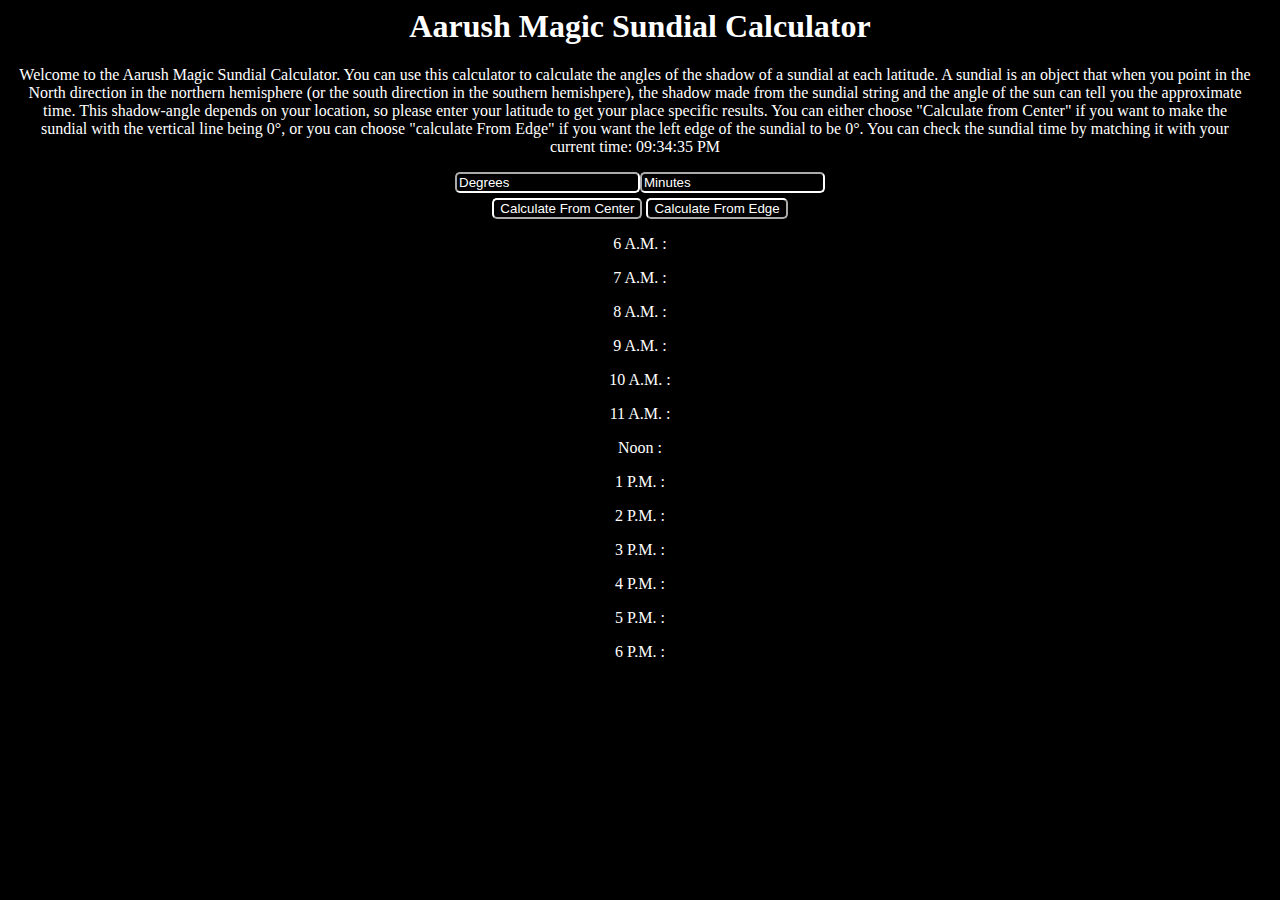
<file: index.html>
<style>
   body{
   text-align: center;
   background-color: black;
   color: white;
   }
   button{
   margin-top:5px;
   background-color: black;
   color: white;
   border-color: White;
   border-radius:5px; 
   }
   #des{
   margin-right: 20px;
   margin-left: 10px;
   }
   input{
   background-color: black;
   color: white;
   border-color: White;
   border-radius:5px; 
   }
   ::placeholder{
   color: white;
   }
</style>
<head><title>Sundial Calculator</title></head>
<body>
   <h1>Aarush Magic Sundial Calculator</h1>
   <p id="des">Welcome to the Aarush Magic Sundial Calculator. You can use this calculator to calculate the angles of the shadow of a sundial at each latitude. A sundial is an object that when you point in the North direction in the northern hemisphere (or the south direction in the southern hemishpere), the shadow made from the sundial string and the angle of the sun can tell you the approximate time. This shadow-angle depends on your location, so please enter your latitude to get your place specific results. You can either choose "Calculate from Center" if you want to make the sundial with the vertical line being 0&deg, or you can choose "calculate From Edge" if you want the left edge of the sundial to be 0&deg. You can check the sundial time by matching it with your current time: <a id="clock"></a><p>
   <input type="number" id="latitude" placeholder="Degrees"><input type="number" id="Minutes" placeholder="Minutes"><br>
   <button id="center">Calculate From Center</button>
  <button id="left">Calculate From Edge</button>
   <p id="six">6 A.M. : </p>
   <p id="seven">7 A.M. : </p>
   <p id="eight">8 A.M. : </p>
   <p id="nine">9 A.M. : </p>
   <p id="ten">10 A.M. : </p>
   <p id="eleven">11 A.M. : </p>
   <p id="noon">Noon : </p>
   <p id="one">1 P.M. : </p>
   <p id="two">2 P.M. : </p>
   <p id="three">3 P.M. : </p>
   <p id="four">4 P.M. : </p>
   <p id="five">5 P.M. : </p>
   <p id="sixpm">6 P.M. : </p>
</body>
<script type="text/javascript">
document.querySelector("#center").addEventListener("click", function() {
        var deg=document.getElementById('latitude').value
        var min= document.getElementById('Minutes').value
        var lat = deg*1+(min/60);
        const slat = Math.sin(lat*Math.PI/180)
           var hr = 15*-6
           var thour= Math.tan(hr*Math.PI/180)
           var angle = (Math.atan((thour*slat))*180/Math.PI).toFixed(2)
        document.getElementById("six").innerHTML = "6 A.M. : "+angle;
           var hr = 15*-5
           var thour= Math.tan(hr*Math.PI/180)
           var angle = (Math.atan((thour*slat))*180/Math.PI).toFixed(2)
        document.getElementById("seven").innerHTML = "7 A.M. : "+angle;
           var hr = 15*-4
           var thour= Math.tan(hr*Math.PI/180)
           var angle = (Math.atan((thour*slat))*180/Math.PI).toFixed(2)
        document.getElementById("eight").innerHTML = "8 A.M. : "+angle;
           var hr = 15*-3
           var thour= Math.tan(hr*Math.PI/180)
           var angle = (Math.atan((thour*slat))*180/Math.PI).toFixed(2)
        document.getElementById("nine").innerHTML = "9 A.M. : "+angle;
           var hr = 15*-2
           var thour= Math.tan(hr*Math.PI/180)
           var angle = (Math.atan((thour*slat))*180/Math.PI).toFixed(2)
        document.getElementById("ten").innerHTML = "10 A.M. : "+angle;
           var hr = 15*-1
           var thour= Math.tan(hr*Math.PI/180)
           var angle = (Math.atan((thour*slat))*180/Math.PI).toFixed(2)
        document.getElementById("eleven").innerHTML = "11 A.M. : "+angle;
           var hr = 15*0
           var thour= Math.tan(hr*Math.PI/180)
           var angle = (Math.atan((thour*slat))*180/Math.PI).toFixed(2)
        document.getElementById("noon").innerHTML = "Noon : "+angle;
           var hr = 15*1
           var thour= Math.tan(hr*Math.PI/180)
           var angle = (Math.atan((thour*slat))*180/Math.PI).toFixed(2)
        document.getElementById("one").innerHTML = "1 P.M. : "+angle;
           var hr = 15*2
           var thour= Math.tan(hr*Math.PI/180)
           var angle = (Math.atan((thour*slat))*180/Math.PI).toFixed(2)
        document.getElementById("two").innerHTML = "2 P.M. : "+angle;
           var hr = 15*3
           var thour= Math.tan(hr*Math.PI/180)
           var angle = (Math.atan((thour*slat))*180/Math.PI).toFixed(2)
        document.getElementById("three").innerHTML = "3 P.M. : "+angle;
           var hr = 15*4
           var thour= Math.tan(hr*Math.PI/180)
           var angle = (Math.atan((thour*slat))*180/Math.PI).toFixed(2)
        document.getElementById("four").innerHTML = "4 P.M. : "+angle;
           var hr = 15*5
           var thour= Math.tan(hr*Math.PI/180)
           var angle = (Math.atan((thour*slat))*180/Math.PI).toFixed(2)
        document.getElementById("five").innerHTML = "5 P.M. : "+angle;
           var hr = 15*6
           var thour= Math.tan(hr*Math.PI/180)
           var angle = (Math.atan((thour*slat))*180/Math.PI).toFixed(2)
        document.getElementById("sixpm").innerHTML = "6 P.M. : "+angle;

   }  )
document.querySelector("#left").addEventListener("click", function() {
        var deg=document.getElementById('latitude').value
        var min= document.getElementById('Minutes').value
        var lat = deg*1+(min/60);
        const slat = Math.sin(lat*Math.PI/180)
           var hr = 15*-6
           var thour= Math.tan(hr*Math.PI/180)
           var angle = (90+Math.atan((thour*slat))*180/Math.PI).toFixed(2)
        document.getElementById("six").innerHTML = "6 A.M. : "+angle;
           var hr = 15*-5
           var thour= Math.tan(hr*Math.PI/180)
           var angle = (90+Math.atan((thour*slat))*180/Math.PI).toFixed(2)
        document.getElementById("seven").innerHTML = "7 A.M. : "+angle;
           var hr = 15*-4
           var thour= Math.tan(hr*Math.PI/180)
           var angle = (90+Math.atan((thour*slat))*180/Math.PI).toFixed(2)
        document.getElementById("eight").innerHTML = "8 A.M. : "+angle;
           var hr = 15*-3
           var thour= Math.tan(hr*Math.PI/180)
           var angle = (90+Math.atan((thour*slat))*180/Math.PI).toFixed(2)
        document.getElementById("nine").innerHTML = "9 A.M. : "+angle;
           var hr = 15*-2
           var thour= Math.tan(hr*Math.PI/180)
           var angle = (90+Math.atan((thour*slat))*180/Math.PI).toFixed(2)
        document.getElementById("ten").innerHTML = "10 A.M. : "+angle;
           var hr = 15*-1
           var thour= Math.tan(hr*Math.PI/180)
           var angle = (90+Math.atan((thour*slat))*180/Math.PI).toFixed(2)
        document.getElementById("eleven").innerHTML = "11 A.M. : "+angle;
           var hr = 15*0
           var thour= Math.tan(hr*Math.PI/180)
           var angle = (90+Math.atan((thour*slat))*180/Math.PI).toFixed(2)
        document.getElementById("noon").innerHTML = "Noon : "+angle;
           var hr = 15*1
           var thour= Math.tan(hr*Math.PI/180)
           var angle = (90+Math.atan((thour*slat))*180/Math.PI).toFixed(2)
        document.getElementById("one").innerHTML = "1 P.M. : "+angle;
           var hr = 15*2
           var thour= Math.tan(hr*Math.PI/180)
           var angle = (90+Math.atan((thour*slat))*180/Math.PI).toFixed(2)
        document.getElementById("two").innerHTML = "2 P.M. : "+angle;
           var hr = 15*3
           var thour= Math.tan(hr*Math.PI/180)
           var angle = (90+Math.atan((thour*slat))*180/Math.PI).toFixed(2)
        document.getElementById("three").innerHTML = "3 P.M. : "+angle;
           var hr = 15*4
           var thour= Math.tan(hr*Math.PI/180)
           var angle = (90+Math.atan((thour*slat))*180/Math.PI).toFixed(2)
        document.getElementById("four").innerHTML = "4 P.M. : "+angle;
           var hr = 15*5
           var thour= Math.tan(hr*Math.PI/180)
           var angle = (90+Math.atan((thour*slat))*180/Math.PI).toFixed(2)
        document.getElementById("five").innerHTML = "5 P.M. : "+angle;
           var hr = 15*6
           var thour= Math.tan(hr*Math.PI/180)
           var angle = (90+Math.atan((thour*slat))*180/Math.PI).toFixed(2)
        document.getElementById("sixpm").innerHTML = "6 P.M. : "+angle;

   }  )   
</script>
<script>
        setInterval(showTime, 1000);
        function showTime() {
            let time = new Date();
            let hour = time.getHours();
            let min = time.getMinutes();
            let sec = time.getSeconds();
            am_pm = "AM";
  
            if (hour > 12) {
                hour -= 12;
                am_pm = "PM";
            }
            if (hour == 0) {
                hr = 12;
                am_pm = "AM";
            }
  
            hour = hour < 10 ? "0" + hour : hour;
            min = min < 10 ? "0" + min : min;
            sec = sec < 10 ? "0" + sec : sec;
  
            let currentTime = hour + ":" 
                + min + ":" + sec + " "+ am_pm;
  
            document.getElementById("clock")
                .innerHTML = currentTime;
        }
  
        showTime();
    </script>
</file>
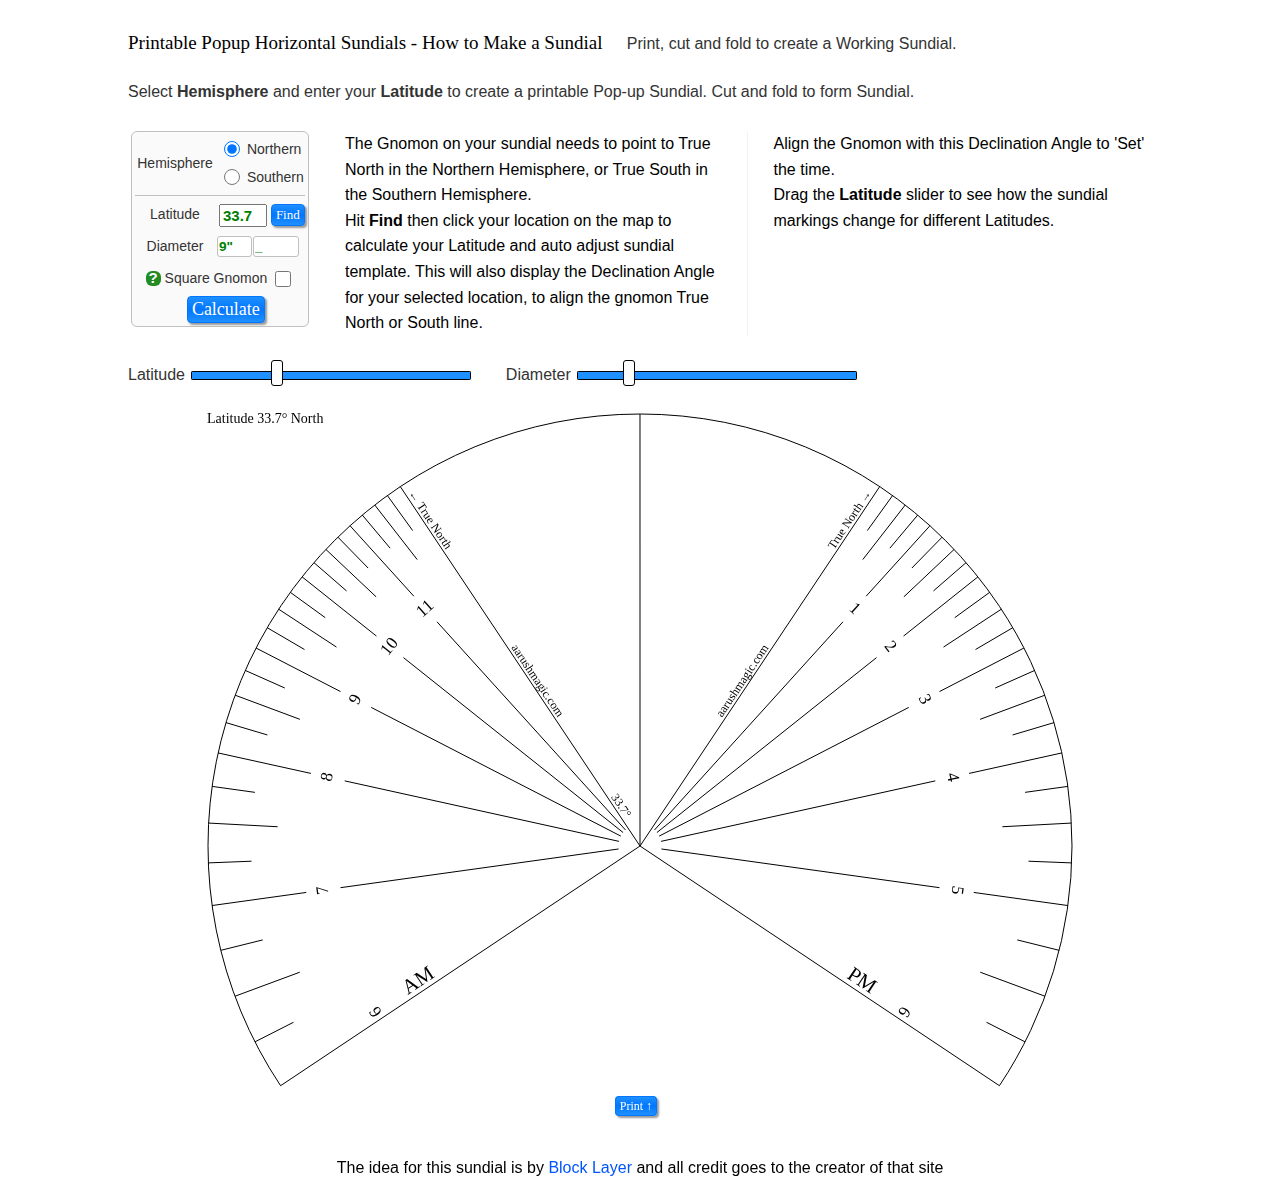
<file: make/big/index.html>
<html lang="en">

<head>
    <title>Printable Paper Sundials</title>
    <meta charset="utf-8">
    <meta name="viewport" content="width=device-width, initial-scale=0.4">
    <link type="text/css" href="bl4.css" rel="stylesheet">
    <script src="Gen.js" async=""></script>
    <script src="SunDialPopEng_V4.js" async=""></script>
    <script src="Geomag.js" async=""></script>
    <meta name="units" content="US/Imperial">
</head>

<body onload="Setup();Menu_Select('tdSundialPopE')" tabindex="0" aria-hidden="false">
    <div style="width:1024px;" class="Main">

        <br>
        <span class="Hdr1" style="margin-right:20px;">Printable Popup Horizontal Sundials - How to Make a Sundial</span>
        Print, cut and fold to create a Working Sundial.
        <br><br>
        Select <span class="Strng">Hemisphere</span> and enter your <span class="Strng">Latitude</span> to create a
        printable Pop-up Sundial. Cut and fold to form Sundial.
        <br><br>
        <table style="width:100%;">
            <tbody>
                <tr>
                    <td style="width:210px;vertical-align:top;">
                        <table class="InTable">
                            <tbody>
                                <tr>
                                    <td style="text-align:center;">
                                        Hemisphere
                                    </td>
                                    <td>
                                        <input type="radio" name="rblHemi" id="rbHemiNorth" checked="checked"
                                            onclick="Calculate()"> <label for="rbHemiNorth">Northern</label>
                                        <br>
                                        <input type="radio" name="rblHemi" id="rbHemiSouth" onclick="Calculate()">
                                        <label for="rbHemiSouth">Southern</label>
                                    </td>
                                </tr>
                                <tr>
                                    <td colspan="2">
                                        <hr class="hrThin">
                                    </td>
                                </tr>
                                <tr>
                                    <td style="width:80px;text-align:center;">
                                        Latitude
                                    </td>
                                    <td>
                                        <input type="text" id="_txtLat" class="Num" value="33.7" style="width:48px"
                                            inputmode="decimal">
                                        <input type="button" id="btnGetMapCoords2" value="Find" onclick="getLat()"
                                            class="BtnSmall" style="font-size:13px;">
                                    </td>
                                </tr>
                                <tr>
                                    <td style="text-align:center;">
                                        Diameter
                                    </td>
                                    <td>
                                        <select id="ddDiamInches" data-type="Inch" data-from="4" data-to="24"
                                            data-val="9" onchange="Calculate()">
                                            <option value="4">4"</option>
                                            <option value="5">5"</option>
                                            <option value="6">6"</option>
                                            <option value="7">7"</option>
                                            <option value="8">8"</option>
                                            <option value="9">9"</option>
                                            <option value="10">10"</option>
                                            <option value="11">11"</option>
                                            <option value="12">12"</option>
                                            <option value="13">13"</option>
                                            <option value="14">14"</option>
                                            <option value="15">15"</option>
                                            <option value="16">16"</option>
                                            <option value="17">17"</option>
                                            <option value="18">18"</option>
                                            <option value="19">19"</option>
                                            <option value="20">20"</option>
                                            <option value="21">21"</option>
                                            <option value="22">22"</option>
                                            <option value="23">23"</option>
                                            <option value="24">24"</option>
                                        </select>
                                        <select id="ddDiamFrac" data-type="Frac" onchange="Calculate()">
                                            <option value="0">_</option>
                                            <option value="2" title="0.063&quot;">1/16</option>
                                            <option value="4" title="0.125&quot;">1/8</option>
                                            <option value="6" title="0.188&quot;">3/16</option>
                                            <option value="8" class="FracOpt" title="0.25&quot;">1/4</option>
                                            <option value="10" title="0.313&quot;">5/16</option>
                                            <option value="12" title="0.375&quot;">3/8</option>
                                            <option value="14" title="0.438&quot;">7/16</option>
                                            <option value="16" class="FracOpt" title="0.5&quot;">1/2</option>
                                            <option value="18" title="0.563&quot;">9/16</option>
                                            <option value="20" title="0.625&quot;">5/8</option>
                                            <option value="22" title="0.688&quot;">11/16</option>
                                            <option value="24" class="FracOpt" title="0.75&quot;">3/4</option>
                                            <option value="26" title="0.813&quot;">13/16</option>
                                            <option value="28" title="0.875&quot;">7/8</option>
                                            <option value="30" title="0.938&quot;">15/16</option>
                                        </select>
                                    </td>
                                </tr>
                                <tr>
                                    <td colspan="2" style="text-align:center;">
                                        <div class="Tooltip help">?
                                            <div class="Tooltiptext">Make Gnomon square at end.<br>(may require larger
                                                paper size)</div>
                                        </div>
                                        <label for="cbSqGnom">Square Gnomon</label>
                                        <input type="checkbox" id="cbSqGnom" onclick="Calculate()">
                                    </td>
                                </tr>
                                <tr>
                                    <td colspan="2" style="text-align:center;">
                                        <input type="button" value="Calculate" onclick="Calculate()" class="Btn"
                                            style="margin-left:12px;">
                                    </td>
                                </tr>
                            </tbody>
                        </table>
                    </td>
                    <td style="vertical-align:top;">
                        <div class="Row">
                            <div class="Col1">
                                The Gnomon on your sundial needs to point to True North in the Northern Hemisphere, or
                                True South in the Southern Hemisphere.
                                <br>

                                Hit <span class="Strng">Find</span> then click your location on the map to
                                calculate your Latitude and auto adjust sundial template.
                                This will also display the Declination Angle for your selected location, to align the
                                gnomon True North or South line.
                            </div>
                            <div class="Col2">
                                Align the Gnomon with this Declination Angle to 'Set' the time.
                                <br>

                                Drag the <span class="Strng">Latitude</span> slider to see how the sundial markings
                                change for different Latitudes.
                            </div>
                        </div>
                    </td>
                </tr>
            </tbody>
        </table>
        <br>

        Latitude <input type="range" id="rngLat" min="10" max="90" step="0.1" value="37.4"
            onchange="rngLat_Change(this)" style="width:280px;margin-right:30px;"
            title="Drag close, then use Keyboard Cursor Keys to Fine Tune">
        Diameter <input type="range" id="rngDiam" min="192" max="768" step="2" value="288"
            onchange="rngDiam_Change(this)" style="width:280px;"
            title="Drag close, then use Keyboard Cursor Keys to Fine Tune">
        <br><br>
    </div>
    <canvas id="cnvsDial" width="870" height="609" class="CnvsCenter" title="Letter or A4 Landscape"></canvas><a class="BtnSmall" style="margin-left:48%" id = "downloadButton">Print ↑</a>
    <br>
    <br>
    <p style="text-align: center;">The idea for this sundial is by <a href="https://www.blocklayer.com/">Block Layer</a> and all credit goes to the creator of that site</p>
    </table>
</body>
<script>
    function getLat() {
        navigator.geolocation.getCurrentPosition(position => {
            const rawlat = Math.abs(Math.round(position.coords.latitude * 10) / 10)
            console.log(rawlat)
            document.getElementById('_txtLat').value = rawlat
        })
    }
    function myLat() {
        navigator.geolocation.getCurrentPosition(position => {
            const rawlat = Math.abs(Math.round(position.coords.latitude * 10) / 10)
        })
    }
    function download() {
        document.execCommand('print', false, null)
    }
    document.getElementById("downloadButton").addEventListener("click", download);
</script>

</html>
</file>
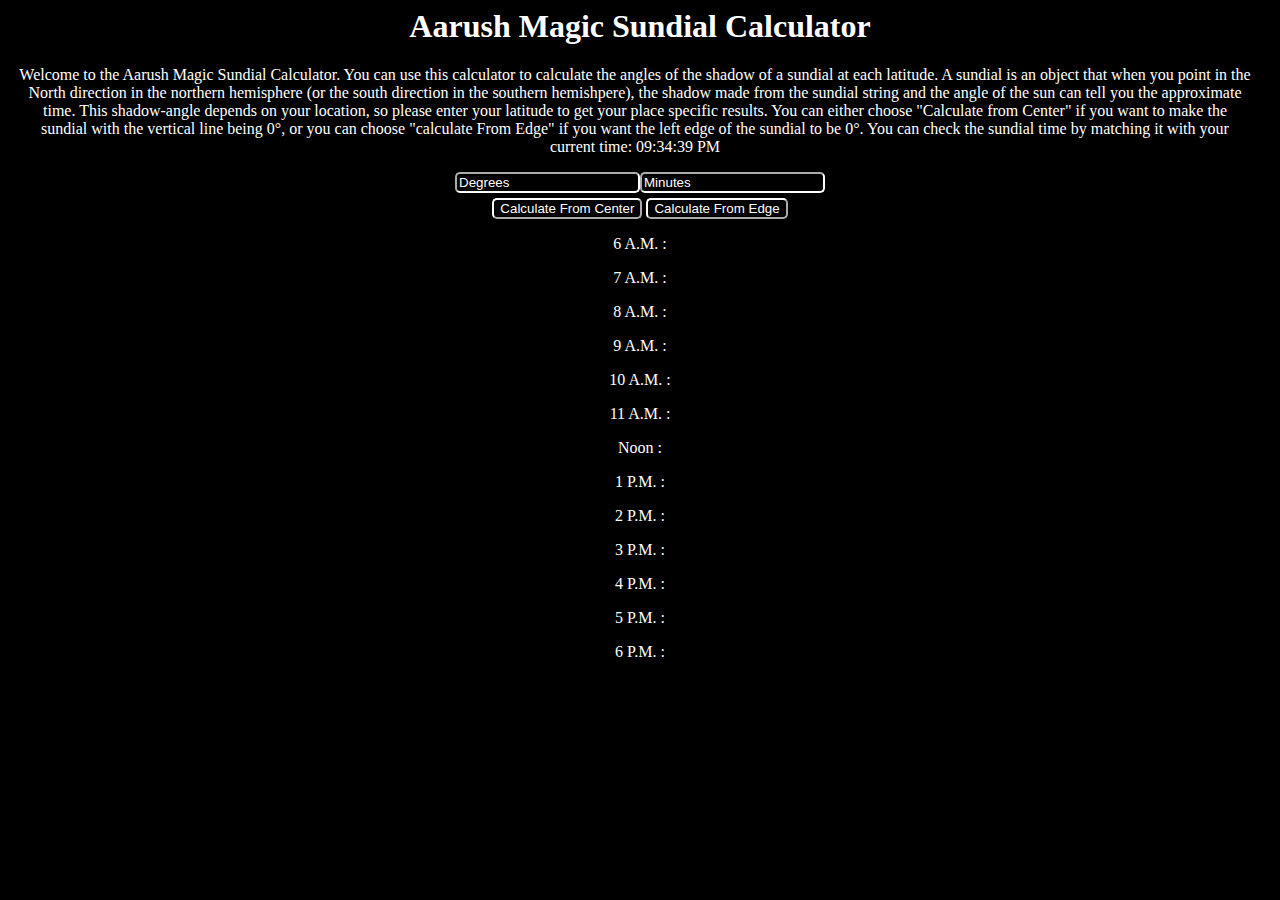
<file: sundial calc.html>
<style>
   body{
   text-align: center;
   background-color: black;
   color: white;
   }
   button{
   margin-top:5px;
   background-color: black;
   color: white;
   border-color: White;
   border-radius:5px; 
   }
   #des{
   margin-right: 20px;
   margin-left: 10px;
   }
   input{
   background-color: black;
   color: white;
   border-color: White;
   border-radius:5px; 
   }
   ::placeholder{
   color: white;
   }
</style>
<head><title>Sundial Calculator</title></head>
<body>
   <h1>Aarush Magic Sundial Calculator</h1>
   <p id="des">Welcome to the Aarush Magic Sundial Calculator. You can use this calculator to calculate the angles of the shadow of a sundial at each latitude. A sundial is an object that when you point in the North direction in the northern hemisphere (or the south direction in the southern hemishpere), the shadow made from the sundial string and the angle of the sun can tell you the approximate time. This shadow-angle depends on your location, so please enter your latitude to get your place specific results. You can either choose "Calculate from Center" if you want to make the sundial with the vertical line being 0&deg, or you can choose "calculate From Edge" if you want the left edge of the sundial to be 0&deg. You can check the sundial time by matching it with your current time: <a id="clock"></a><p>
   <input type="number" id="latitude" placeholder="Degrees"><input type="number" id="Minutes" placeholder="Minutes"><br>
   <button id="center">Calculate From Center</button>
  <button id="left">Calculate From Edge</button>
   <p id="six">6 A.M. : </p>
   <p id="seven">7 A.M. : </p>
   <p id="eight">8 A.M. : </p>
   <p id="nine">9 A.M. : </p>
   <p id="ten">10 A.M. : </p>
   <p id="eleven">11 A.M. : </p>
   <p id="noon">Noon : </p>
   <p id="one">1 P.M. : </p>
   <p id="two">2 P.M. : </p>
   <p id="three">3 P.M. : </p>
   <p id="four">4 P.M. : </p>
   <p id="five">5 P.M. : </p>
   <p id="sixpm">6 P.M. : </p>
</body>
<script type="text/javascript">
document.querySelector("#center").addEventListener("click", function() {
        var deg=document.getElementById('latitude').value
        var min= document.getElementById('Minutes').value
        var lat = deg*1+(min/60);
        const slat = Math.sin(lat*Math.PI/180)
           var hr = 15*-6
           var thour= Math.tan(hr*Math.PI/180)
           var angle = (Math.atan((thour*slat))*180/Math.PI).toFixed(2)
        document.getElementById("six").innerHTML = "6 A.M. : "+angle;
           var hr = 15*-5
           var thour= Math.tan(hr*Math.PI/180)
           var angle = (Math.atan((thour*slat))*180/Math.PI).toFixed(2)
        document.getElementById("seven").innerHTML = "7 A.M. : "+angle;
           var hr = 15*-4
           var thour= Math.tan(hr*Math.PI/180)
           var angle = (Math.atan((thour*slat))*180/Math.PI).toFixed(2)
        document.getElementById("eight").innerHTML = "8 A.M. : "+angle;
           var hr = 15*-3
           var thour= Math.tan(hr*Math.PI/180)
           var angle = (Math.atan((thour*slat))*180/Math.PI).toFixed(2)
        document.getElementById("nine").innerHTML = "9 A.M. : "+angle;
           var hr = 15*-2
           var thour= Math.tan(hr*Math.PI/180)
           var angle = (Math.atan((thour*slat))*180/Math.PI).toFixed(2)
        document.getElementById("ten").innerHTML = "10 A.M. : "+angle;
           var hr = 15*-1
           var thour= Math.tan(hr*Math.PI/180)
           var angle = (Math.atan((thour*slat))*180/Math.PI).toFixed(2)
        document.getElementById("eleven").innerHTML = "11 A.M. : "+angle;
           var hr = 15*0
           var thour= Math.tan(hr*Math.PI/180)
           var angle = (Math.atan((thour*slat))*180/Math.PI).toFixed(2)
        document.getElementById("noon").innerHTML = "Noon : "+angle;
           var hr = 15*1
           var thour= Math.tan(hr*Math.PI/180)
           var angle = (Math.atan((thour*slat))*180/Math.PI).toFixed(2)
        document.getElementById("one").innerHTML = "1 P.M. : "+angle;
           var hr = 15*2
           var thour= Math.tan(hr*Math.PI/180)
           var angle = (Math.atan((thour*slat))*180/Math.PI).toFixed(2)
        document.getElementById("two").innerHTML = "2 P.M. : "+angle;
           var hr = 15*3
           var thour= Math.tan(hr*Math.PI/180)
           var angle = (Math.atan((thour*slat))*180/Math.PI).toFixed(2)
        document.getElementById("three").innerHTML = "3 P.M. : "+angle;
           var hr = 15*4
           var thour= Math.tan(hr*Math.PI/180)
           var angle = (Math.atan((thour*slat))*180/Math.PI).toFixed(2)
        document.getElementById("four").innerHTML = "4 P.M. : "+angle;
           var hr = 15*5
           var thour= Math.tan(hr*Math.PI/180)
           var angle = (Math.atan((thour*slat))*180/Math.PI).toFixed(2)
        document.getElementById("five").innerHTML = "5 P.M. : "+angle;
           var hr = 15*6
           var thour= Math.tan(hr*Math.PI/180)
           var angle = (Math.atan((thour*slat))*180/Math.PI).toFixed(2)
        document.getElementById("sixpm").innerHTML = "6 P.M. : "+angle;

   }  )
document.querySelector("#left").addEventListener("click", function() {
        var deg=document.getElementById('latitude').value
        var min= document.getElementById('Minutes').value
        var lat = deg*1+(min/60);
        const slat = Math.sin(lat*Math.PI/180)
           var hr = 15*-6
           var thour= Math.tan(hr*Math.PI/180)
           var angle = (90+Math.atan((thour*slat))*180/Math.PI).toFixed(2)
        document.getElementById("six").innerHTML = "6 A.M. : "+angle;
           var hr = 15*-5
           var thour= Math.tan(hr*Math.PI/180)
           var angle = (90+Math.atan((thour*slat))*180/Math.PI).toFixed(2)
        document.getElementById("seven").innerHTML = "7 A.M. : "+angle;
           var hr = 15*-4
           var thour= Math.tan(hr*Math.PI/180)
           var angle = (90+Math.atan((thour*slat))*180/Math.PI).toFixed(2)
        document.getElementById("eight").innerHTML = "8 A.M. : "+angle;
           var hr = 15*-3
           var thour= Math.tan(hr*Math.PI/180)
           var angle = (90+Math.atan((thour*slat))*180/Math.PI).toFixed(2)
        document.getElementById("nine").innerHTML = "9 A.M. : "+angle;
           var hr = 15*-2
           var thour= Math.tan(hr*Math.PI/180)
           var angle = (90+Math.atan((thour*slat))*180/Math.PI).toFixed(2)
        document.getElementById("ten").innerHTML = "10 A.M. : "+angle;
           var hr = 15*-1
           var thour= Math.tan(hr*Math.PI/180)
           var angle = (90+Math.atan((thour*slat))*180/Math.PI).toFixed(2)
        document.getElementById("eleven").innerHTML = "11 A.M. : "+angle;
           var hr = 15*0
           var thour= Math.tan(hr*Math.PI/180)
           var angle = (90+Math.atan((thour*slat))*180/Math.PI).toFixed(2)
        document.getElementById("noon").innerHTML = "Noon : "+angle;
           var hr = 15*1
           var thour= Math.tan(hr*Math.PI/180)
           var angle = (90+Math.atan((thour*slat))*180/Math.PI).toFixed(2)
        document.getElementById("one").innerHTML = "1 P.M. : "+angle;
           var hr = 15*2
           var thour= Math.tan(hr*Math.PI/180)
           var angle = (90+Math.atan((thour*slat))*180/Math.PI).toFixed(2)
        document.getElementById("two").innerHTML = "2 P.M. : "+angle;
           var hr = 15*3
           var thour= Math.tan(hr*Math.PI/180)
           var angle = (90+Math.atan((thour*slat))*180/Math.PI).toFixed(2)
        document.getElementById("three").innerHTML = "3 P.M. : "+angle;
           var hr = 15*4
           var thour= Math.tan(hr*Math.PI/180)
           var angle = (90+Math.atan((thour*slat))*180/Math.PI).toFixed(2)
        document.getElementById("four").innerHTML = "4 P.M. : "+angle;
           var hr = 15*5
           var thour= Math.tan(hr*Math.PI/180)
           var angle = (90+Math.atan((thour*slat))*180/Math.PI).toFixed(2)
        document.getElementById("five").innerHTML = "5 P.M. : "+angle;
           var hr = 15*6
           var thour= Math.tan(hr*Math.PI/180)
           var angle = (90+Math.atan((thour*slat))*180/Math.PI).toFixed(2)
        document.getElementById("sixpm").innerHTML = "6 P.M. : "+angle;

   }  )   
</script>
<script>
        setInterval(showTime, 1000);
        function showTime() {
            let time = new Date();
            let hour = time.getHours();
            let min = time.getMinutes();
            let sec = time.getSeconds();
            am_pm = "AM";
  
            if (hour > 12) {
                hour -= 12;
                am_pm = "PM";
            }
            if (hour == 0) {
                hr = 12;
                am_pm = "AM";
            }
  
            hour = hour < 10 ? "0" + hour : hour;
            min = min < 10 ? "0" + min : min;
            sec = sec < 10 ? "0" + sec : sec;
  
            let currentTime = hour + ":" 
                + min + ":" + sec + " "+ am_pm;
  
            document.getElementById("clock")
                .innerHTML = currentTime;
        }
  
        showTime();
    </script>
</file>
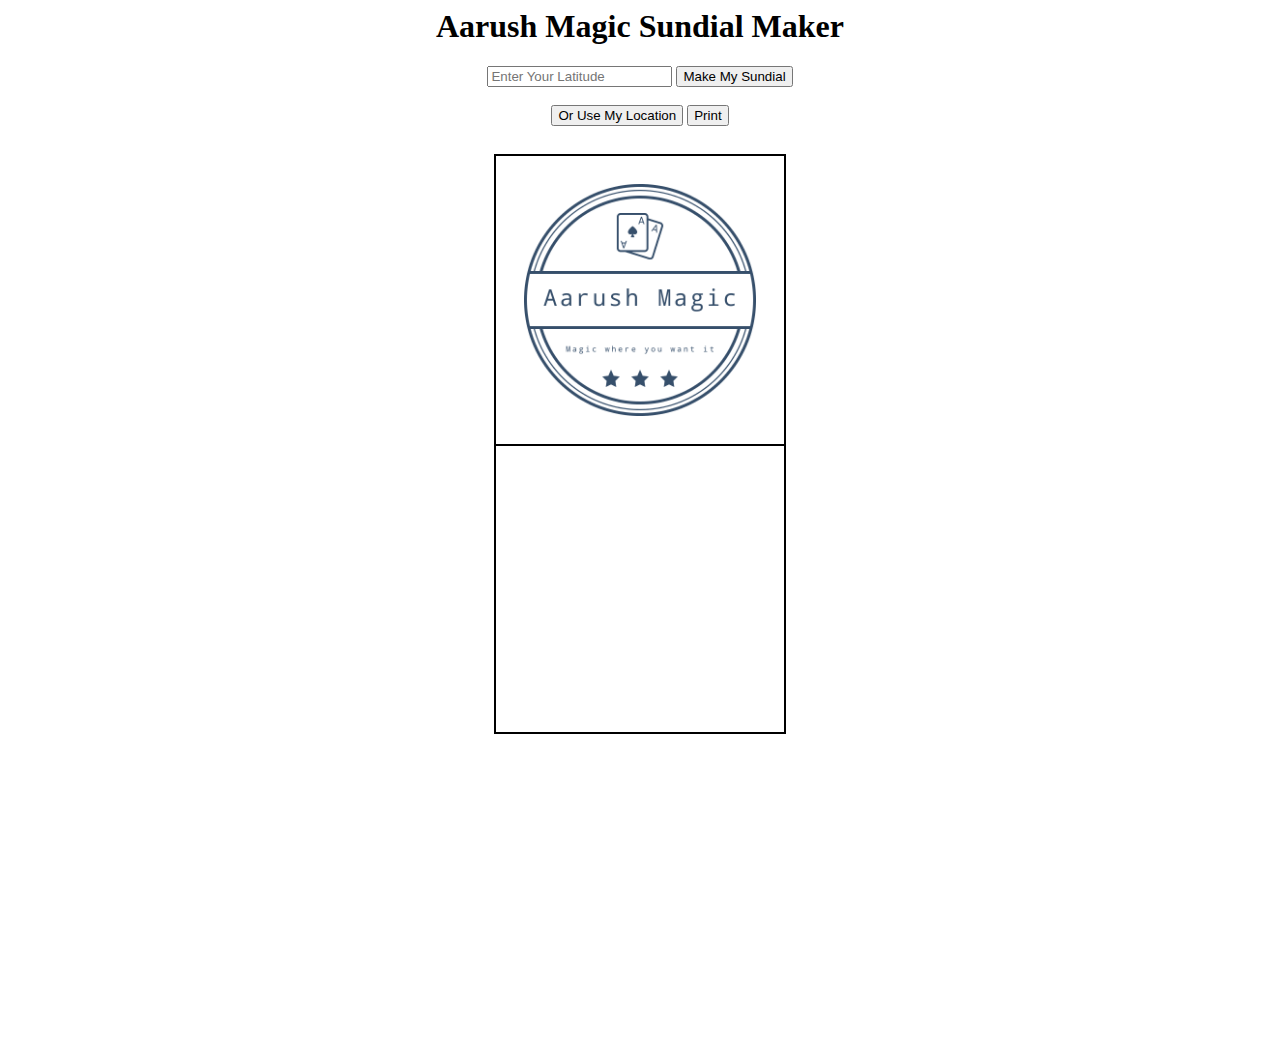
<file: make/sundial maker.html>
<style>
body{
  text-align: center;
}
#sundial{
  position: relative;
  top: 30px;
}
#sundial-top{
  outline: 2px solid black;
  height: 288px;
  margin: auto;
  width: 288px;
  top: 50px;
  text-align: center;
  vertical-align: middle;
  display: flex;
  justify-content: center;
  align-items: center;
}
#sundial-top-top{
  outline: 2px solid black;
  height: 288px;
  margin: auto;
  width: 288px;
  position: absolute;
}
#sundial-bottom{
  outline: 2px solid black;
  width: 288px;
  height: 288px;
  margin: auto;
  top: 338px;
}
#div-canvas{
  outline: 2px solid red;
  width: 144px;
  height: 144px;
  position: relative;
  top: 2px;
  right: 0px;
}
#logo{
  position: absolute;
  text-align: center;
  height: 290px
}
#cut-top{
  height: 288px;
  length: 288px;
}
#triangleOne{
  height: 288px;
  length: 288px;
}
#triangle{
  width: 288px;
  height: 288px;
  margin: auto;
  position: relative;
  top: 50px;
  margin-bottom: 10px;
  bottom: 10px;
}
   button{
   padding-left: 5px;
   padding-right: 5px;
   
   }
</style>
<html><body>
  <h1>Aarush Magic Sundial Maker</h1>
    <input type="number" id="latitude" placeholder="Enter Your Latitude"> <button id="left">Make My Sundial</button><br><br>
     <button id="right">Or Use My Location</button> <button onclick="window.print();return false;">Print</button>
  <div class= "print" id=sundial>
    <div id=sundial-top>
      <img id=logo src="mylogo.png">
    <div id="sundial-top-top">
      <canvas id="cut-top"></canvas>
      </div></div>
     
    <div id=sundial-bottom>
      <canvas id="canvas"></canvas>
      <canvas id="cut-buttom"></canvas>
  </div>
    
  </div>
  <div id= triangle class="print">
      <canvas id="triangleOne"></canvas>
  </div>
</body></html>
<script>
const c = document.getElementById("canvas");
const ctx = c.getContext("2d");
function drawAngle (abc) {
ctx.beginPath();
ctx.strokeStyle = "#000000";
ctx.moveTo(144, 144);
ctx.lineTo(288, (144-0.5*288*Math.tan((90-abc*1)*Math.PI/180)));
ctx.stroke();}
function drawAngleLeft (cba) {
ctx.beginPath();
ctx.moveTo(144, 144);
ctx.lineTo(0, (144-0.5*288*Math.tan((90-cba*1)*Math.PI/180)));
ctx.stroke();}                      
function angleAtHour(hour) {
  let deg =   document.getElementById("latitude").value;
  let lat = deg;
  const slat = Math.sin((lat * Math.PI) / 180);
  var hr = 15 * hour;
  var thour = Math.tan((hr * Math.PI) / 180);
  return ((Math.atan(thour * slat) * 180) / Math.PI).toFixed(2);
}
function clearcanvas1()
{
    var canvas = document.getElementById('canvas'),
        ctx = canvas.getContext("2d");
    ctx.clearRect(0, 0, canvas.width, canvas.height);
}
function clearcanvas2()
{
    var canvas = document.getElementById('cut-top'),
        ctx = canvas.getContext("2d");
    ctx.clearRect(0, 0, canvas.width, canvas.height);
}
function clearcanvas3()
{
    var canvas = document.getElementById('triangleOne'),
        ctx = canvas.getContext("2d");
    ctx.clearRect(0, 0, canvas.width, canvas.height);
}
document.querySelector("#left").addEventListener("click", function () {
  
var deg =   document.getElementById("latitude").value;
var lat = deg;
  clearcanvas1();
  clearcanvas2();
  clearcanvas3();
ctx.beginPath();
ctx.strokeStyle = "#000000";
ctx.moveTo(144, 144);
ctx.lineTo(144, 0);
ctx.stroke();
ctx.beginPath();
ctx.moveTo(144, 144);
ctx.lineTo(0, 144);
ctx.stroke();
ctx.beginPath();
ctx.moveTo(144, 144);
ctx.lineTo(288, 144);
ctx.stroke();
  angle = angleAtHour(1);
    drawAngle(angle)
  angle = angleAtHour(2);
    drawAngle(angle)
  angle = angleAtHour(3);
    drawAngle(angle)
  angle = angleAtHour(4);
    drawAngle(angle)
  angle = angleAtHour(5);
    drawAngle(angle)
  angle = angleAtHour(1);
    drawAngleLeft (angle)
  angle = angleAtHour(2);
    drawAngleLeft (angle)
  angle = angleAtHour(3);
    drawAngleLeft (angle)
  angle = angleAtHour(4);
    drawAngleLeft (angle)
  angle = angleAtHour(5);
    drawAngleLeft (angle)

const d = document.getElementById("cut-top");
const dtx = d.getContext("2d");

dtx.beginPath();
dtx.strokeStyle = "#FF0000";
dtx.moveTo(75, 150);
dtx.lineTo(75, 150-(75*Math.tan(lat*Math.PI/180)));
dtx.stroke();
ctx.beginPath();
ctx.strokeStyle = "#FF0000";
ctx.moveTo(144, 144);
ctx.lineTo(144, 36);
ctx.stroke();

const e = document.getElementById("triangleOne");
const etx = e.getContext("2d");
var toa= 72*Math.tan(deg*Math.PI/180);
etx.beginPath();
etx.moveTo(15, 15);
etx.lineTo(72+15, 15);
etx.stroke();
etx.beginPath();
etx.moveTo(15, 0);
etx.lineTo(15+54, 0);
etx.stroke();
etx.beginPath();
etx.moveTo(15, 0);
etx.lineTo(15, 15);
etx.stroke();
etx.beginPath();
etx.moveTo(15+54, 15);
etx.lineTo(15+54, 0);
etx.stroke();
etx.beginPath();
etx.moveTo(72+15, 15);
etx.lineTo(72+15, 15+toa);
etx.stroke();
etx.beginPath();
etx.moveTo(15, 15);
etx.lineTo(72+15, 15+toa);
etx.stroke();
etx.beginPath();
etx.moveTo(72+30, 15);
etx.lineTo(72+30, 15+toa);
etx.stroke();
etx.beginPath();
etx.moveTo(15+72, 15+toa);
etx.lineTo(72+30, 15+toa);
etx.stroke();
etx.beginPath();
etx.moveTo(15+72, 15);
etx.lineTo(72+30, 15);
etx.stroke();
});
/*drawAngle(0)
drawAngle(8.51)
drawAngle(17.87)
drawAngle(29.18)
drawAngle(44.04)
drawAngle(64.37)*/

</script>
<script>
document.querySelector("#left").addEventListener("click", function () {
  
var deg =   document.getElementById("latitude").value;
var lat = deg;
  clearcanvas1();
  clearcanvas2();
  clearcanvas3();
ctx.beginPath();
ctx.strokeStyle = "#000000";
ctx.moveTo(144, 144);
ctx.lineTo(144, 0);
ctx.stroke();
ctx.beginPath();
ctx.moveTo(144, 144);
ctx.lineTo(0, 144);
ctx.stroke();
ctx.beginPath();
ctx.moveTo(144, 144);
ctx.lineTo(288, 144);
ctx.stroke();
  angle = angleAtHour(1);
    drawAngle(angle)
  angle = angleAtHour(2);
    drawAngle(angle)
  angle = angleAtHour(3);
    drawAngle(angle)
  angle = angleAtHour(4);
    drawAngle(angle)
  angle = angleAtHour(5);
    drawAngle(angle)
  angle = angleAtHour(1);
    drawAngleLeft (angle)
  angle = angleAtHour(2);
    drawAngleLeft (angle)
  angle = angleAtHour(3);
    drawAngleLeft (angle)
  angle = angleAtHour(4);
    drawAngleLeft (angle)
  angle = angleAtHour(5);
    drawAngleLeft (angle)

const d = document.getElementById("cut-top");
const dtx = d.getContext("2d");

dtx.beginPath();
dtx.strokeStyle = "#FF0000";
dtx.moveTo(75, 150);
dtx.lineTo(75, 150-(75*Math.tan(lat*Math.PI/180)));
dtx.stroke();
ctx.beginPath();
ctx.strokeStyle = "#FF0000";
ctx.moveTo(144, 144);
ctx.lineTo(144, 36);
ctx.stroke();

const e = document.getElementById("triangleOne");
const etx = e.getContext("2d");
var toa= 72*Math.tan(deg*Math.PI/180);
etx.beginPath();
etx.moveTo(15, 15);
etx.lineTo(72+15, 15);
etx.stroke();
etx.beginPath();
etx.moveTo(15, 0);
etx.lineTo(15+54, 0);
etx.stroke();
etx.beginPath();
etx.moveTo(15, 0);
etx.lineTo(15, 15);
etx.stroke();
etx.beginPath();
etx.moveTo(15+54, 15);
etx.lineTo(15+54, 0);
etx.stroke();
etx.beginPath();
etx.moveTo(72+15, 15);
etx.lineTo(72+15, 15+toa);
etx.stroke();
etx.beginPath();
etx.moveTo(15, 15);
etx.lineTo(72+15, 15+toa);
etx.stroke();
etx.beginPath();
etx.moveTo(72+30, 15);
etx.lineTo(72+30, 15+toa);
etx.stroke();
etx.beginPath();
etx.moveTo(15+72, 15+toa);
etx.lineTo(72+30, 15+toa);
etx.stroke();
etx.beginPath();
etx.moveTo(15+72, 15);
etx.lineTo(72+30, 15);
etx.stroke();

});
console.log("hello")
document.querySelector("#right").addEventListener("click", function () {
navigator.geolocation.getCurrentPosition(position => {
const lat= position.coords.latitude;
console.log(lat)
  function angleAtHour(hour) {
  const slat = Math.sin((lat * Math.PI) / 180);
  var hr = 15 * hour;
  var thour = Math.tan((hr * Math.PI) / 180);
  return ((Math.atan(thour * slat) * 180) / Math.PI).toFixed(2);
}
  clearcanvas1();
  clearcanvas2();
  clearcanvas3();
ctx.beginPath();
ctx.strokeStyle = "#000000";
ctx.moveTo(144, 144);
ctx.lineTo(144, 0);
ctx.stroke();
ctx.beginPath();
ctx.moveTo(144, 144);
ctx.lineTo(0, 144);
ctx.stroke();
ctx.beginPath();
ctx.moveTo(144, 144);
ctx.lineTo(288, 144);
ctx.stroke();
  angle = angleAtHour(1);
    drawAngle(angle)
  angle = angleAtHour(2);
    drawAngle(angle)
  angle = angleAtHour(3);
    drawAngle(angle)
  angle = angleAtHour(4);
    drawAngle(angle)
  angle = angleAtHour(5);
    drawAngle(angle)
  angle = angleAtHour(1);
    drawAngleLeft (angle)
  angle = angleAtHour(2);
    drawAngleLeft (angle)
  angle = angleAtHour(3);
    drawAngleLeft (angle)
  angle = angleAtHour(4);
    drawAngleLeft (angle)
  angle = angleAtHour(5);
    drawAngleLeft (angle)

const d = document.getElementById("cut-top");
const dtx = d.getContext("2d");

dtx.beginPath();
dtx.strokeStyle = "#FF0000";
dtx.moveTo(75, 150);
dtx.lineTo(75, 150-(75*Math.tan(lat*Math.PI/180)));
dtx.stroke();
ctx.beginPath();
ctx.strokeStyle = "#FF0000";
ctx.moveTo(144, 144);
ctx.lineTo(144, 36);
ctx.stroke();

const e = document.getElementById("triangleOne");
const etx = e.getContext("2d");
var toa= 72*Math.tan(lat*Math.PI/180);
etx.beginPath();
etx.moveTo(15, 15);
etx.lineTo(72+15, 15);
etx.stroke();
etx.beginPath();
etx.moveTo(15, 0);
etx.lineTo(15+54, 0);
etx.stroke();
etx.beginPath();
etx.moveTo(15, 0);
etx.lineTo(15, 15);
etx.stroke();
etx.beginPath();
etx.moveTo(15+54, 15);
etx.lineTo(15+54, 0);
etx.stroke();
etx.beginPath();
etx.moveTo(72+15, 15);
etx.lineTo(72+15, 15+toa);
etx.stroke();
etx.beginPath();
etx.moveTo(15, 15);
etx.lineTo(72+15, 15+toa);
etx.stroke();
etx.beginPath();
etx.moveTo(72+30, 15);
etx.lineTo(72+30, 15+toa);
etx.stroke();
etx.beginPath();
etx.moveTo(15+72, 15+toa);
etx.lineTo(72+30, 15+toa);
etx.stroke();
etx.beginPath();
etx.moveTo(15+72, 15);
etx.lineTo(72+30, 15);
etx.stroke();

})
   position()

});
   /*drawAngle(0)
drawAngle(8.51)
drawAngle(17.87)
drawAngle(29.18)
drawAngle(44.04)
drawAngle(64.37)*/

    </script>
</file>
<file: make/big/bl4.css>
html {
    scroll-behavior: smooth;
}

body {
    -webkit-text-size-adjust: none;
    text-size-adjust: none;
    font: 16px/160% Arial;
    scrollbar-gutter: auto;
}

table {
    font: 16px/160% Arial, sans-serif;
    -webkit-text-size-adjust: none;
    text-size-adjust: none;
}

div {
    font: 16px/160% Arial, sans-serif;
}

.Main {
    margin: auto;
    text-align: left;
    background-color: #fff;
    color: #333;
    font: 16px/150% Arial;
}

a,
.JsAction {
    cursor: pointer;
    font-size: 100%;
    text-decoration: none;
    color: #0055ff;
    text-shadow: none;
}

a:hover,
.JsAction:hover,
.Mob:hover {
    text-shadow: #0090ff 0px 0px 1px;
    text-decoration: underline;
}

.divBurgerLine {
    width: 35px;
    height: 5px;
    background-color: white;
    margin: 6px 0;
}

.burger {
    border: solid silver 1px;
    border-radius: 6px;
    padding: 2px 10px 2px 4px;
    cursor: pointer;
    display: inline-block;
    vertical-align: middle;
    color: white;
    background-color: #0276FD;
}

#divMenuTop {
    display: none;
    margin-top: 20px;
}

.menu {
    border-collapse: collapse;
    -webkit-text-size-adjust: none;
    text-size-adjust: none;
}

.menu td {
    margin: 0;
    padding: 0 0 0 0px;
    text-decoration: none;
}

.menu td a,
.menuDiv {
    border-radius: 5px;
    box-shadow: none;
    border: solid #a9a9a9 1px;
    display: block;
    padding: 2px 0px 2px 0px;
    color: #000099;
    text-align: center;
    font: 14px Arial, sans-serif;
    text-decoration: none;
    background-color: #fbfbfb;
}

.menu td span {
    font-size: 14px;
}

.menu-selected:visited,
.menu-selected:link,
.menu-selected:visited span,
.menu-selected:link span,
.menu td a:hover,
.menuDiv:hover {
    color: white;
    background-color: #0276FD;
}

.NavMain {
    margin: 6px 26px 6px 6px;
    font-family: Verdana, sans-serif;
    border: solid silver 2px;
    line-height: 38px;
    padding: 2px 6px 2px 6px;
    font-size: 18px;
    font-weight: bold;
    color: #00f;
    text-decoration: none;
    text-align: center;
    box-shadow: 2px 2px 2px #888;
    border-radius: 6px;
}

.NavMain2 {
    margin: 6px 6px 6px 6px;
    white-space: nowrap;
    font-family: Arial, sans-serif;
    border: solid silver 1px;
    line-height: 38px;
    padding: 2px 6px 2px 6px;
    font-size: 13px;
    font-weight: bold;
    color: #000;
    text-decoration: none;
    text-align: center;
    box-shadow: 4px 4px 2px #888;
    border-radius: 4px;
    background-image: linear-gradient(to right, #D9D9D9, #FFFFFF 50%, #D9D9D9);
}

.NavMain2:hover {
    margin: 6px 6px 6px 6px;
    white-space: nowrap;
    font-family: Arial, sans-serif;
    border: solid silver 1px;
    line-height: 38px;
    padding: 2px 6px 2px 6px;
    font-size: 13px;
    font-weight: bold;
    text-decoration: none;
    text-align: center;
    box-shadow: 6px 6px 6px #888;
    border-radius: 6px;
}

.NavMetric {
    float: left;
    width: 36px;
    height: 12px;
    background-color: #88FF77 !important;
    font-size: 11px !important;
    margin-left: 4px;
    margin-top: 4px;
}

.NavMetric:hover {
    background-color: #0276FD !important;
    color: #fff !important;
}

.dropmenu-content {
    visibility: hidden;
    opacity: 0;
    transition: visibility 0s, opacity 0.2s linear;
    position: absolute;
    background-color: #f5f5f5;
    width: 290px;
    z-index: 100;
    border-top: 5px solid #f5f5f5;
    border-left: 5px solid #f5f5f5;
    border-right: 10px solid #f5f5f5;
    border-bottom: 10px solid #f5f5f5;
    border-radius: 4px;
}

.dropmenu:hover .dropmenu-content {
    visibility: visible;
    opacity: 1;
}

.dropmenu-content a:link {
    line-height: 160%;
}

.Hdr1 {
    font: 19px Verdana;
    color: #000;
    display: inline-block;
}

.Hdr3 {
    font: bold 18px Verdana, sans-serif;
    color: #000;
}

.AlrtSml {
    font: 90% Verdana, sans-serif;
    color: #ff0000;
}

.AlrtLrg {
    font: bold 110% Verdana, sans-serif;
    color: #ff0000;
}

.InTable {
    color: #333;
    font: 14px Verdana, sans-serif;
    text-align: left;
    background-color: #fafafa;
    border-radius: 6px;
    border: solid 1px silver;
    border-collapse: separate;
    -webkit-text-size-adjust: none;
    text-size-adjust: none;
}

.InTable tr {
    line-height: 180%;
}

.InTable2 {
    display: inline-grid;
    border-radius: 4px;
    background-color: #fafafa;
    border: solid 1px silver;
    font: 14px Verdana, sans-serif;
    grid-gap: 2px;
    color: #333;
    padding: 4px;
}

/*Internal Table*/
.InDiv {
    color: #333;
    font: 14px/180% Verdana, sans-serif;
    text-align: left;
    background-color: #fafafa;
    border-radius: 6px;
    border: solid 1px silver;
    padding: 3px;
}

.Running,
.Run {
    font: bold 16px/26px Arial, sans-serif;
    color: #008000;
    word-break: keep-all;
    cursor: pointer;
}

.CalcRes {
    font: bold 16px/26px Arial, sans-serif;
    color: #008000;
    word-break: keep-all;
}

.CalcRes2 {
    color: #ff0000;
    background-color: #ffffff;
    word-break: keep-all;
}

.Btn {
    padding: 2px 4px 2px 4px;
    background-image: linear-gradient(to bottom, Dodgerblue, #0276FF 50%, Dodgerblue);
    color: #fff;
    box-shadow: 2px 2px 2px #999;
    border-radius: 4px;
    border: solid #0276FD 1px;
    cursor: pointer;
    font: 18px Verdana;
    vertical-align: middle;
}

.BtnSmall {
    padding: 2px 4px 2px 4px;
    background-image: linear-gradient(to bottom, Dodgerblue, #0276FF 50%, Dodgerblue);
    color: #fff;
    box-shadow: 2px 2px 2px #999;
    border-radius: 4px;
    border: solid #0276FD 1px;
    cursor: pointer;
    font: 12px Verdana;
    vertical-align: middle;
}

.BtnSmallRed {
    padding: 2px 4px 2px 4px;
    background-image: linear-gradient(to bottom, Red, #ff5555 50%, Red);
    color: #fff;
    box-shadow: 1px 1px 2px #AAA;
    border-radius: 4px;
    border: solid silver 1px;
    cursor: pointer;
    font: 12px Verdana;
    vertical-align: middle;
}

.BtnOnBlue {
    -webkit-appearance: none;
    padding: 2px 4px 2px 4px;
    background-color: #0276FD;
    font-size: 18px;
    box-shadow: 3px 3px 3px #A3A3A3;
    border-radius: 4px;
    cursor: pointer;
    color: white;
}

.BtnOn {
    -webkit-appearance: none;
    -webkit-border-radius: 0;
    padding: 2px 4px 2px 4px;
    color: #fff;
    background-color: #0276FD;
    font-size: 18px;
    box-shadow: 3px 3px 3px #999;
    border-radius: 4px;
    cursor: pointer;
}

.BtnOff {
    -webkit-appearance: none;
    -webkit-border-radius: 0;
    padding: 2px 4px 2px 4px;
    background-color: #dcdcdc;
    font-size: 18px;
    box-shadow: 3px 3px 3px #999;
    border-radius: 4px;
    cursor: pointer;
}

.BtnOffRed {
    color: #fff;
    background-color: #f00;
    font-size: 18px;
    box-shadow: 3px 3px 3px #999;
    border-radius: 4px;
    cursor: pointer;
}

.BtnRedSmall {
    -webkit-appearance: none;
    -webkit-border-radius: 0;
    padding: 2px 4px 2px 4px;
    color: #fff;
    background-color: #f00;
    font-size: 12px;
    box-shadow: 1px 1px 1px #999;
    border-radius: 3px;
    cursor: pointer;
}

.BtnLarge {
    font: bold 18px Verdana, sans-serif;
    width: 40px;
    height: 40px;
    color: #000;
    padding: 2px;
    box-shadow: 2px 2px 2px #999;
    border-radius: 3px;
    border: solid silver 1px;
    background-image: linear-gradient(to right, silver, #dddddd 50%, Silver);
}

.SmlBlue {
    font-size: 11px;
    color: Blue;
}

.Blue14 {
    font-size: 14px;
    font-weight: bold;
    color: Blue;
}

.Blue16 {
    font-size: 16px;
    font-weight: bold;
    color: Blue;
}

.Green12 {
    font-size: 12px;
    color: Green;
    font-weight: normal;
}

.TxtBox1 {
    width: 60px;
    font-size: 16px;
}

.TxtBox2 {
    width: 30px;
    font-size: 16px;
}

.Strng,
.Str {
    font-weight: bold;
}

.Vid {
    box-shadow: 12px 12px 12px #888;
    border-radius: 8px;
}

::selection {
    background: dodgerblue;
    color: #fff;
}

/*::-moz-selection { background:dodgerblue;color:#fff; }*/
.StartBtn {
    -webkit-appearance: none;
    -webkit-border-radius: 0;
    padding: 2px 4px 2px 4px;
    background-color: #0f0;
    color: #333;
    font: bold 21px Verdana, sans-serif;
    box-shadow: 3px 3px 3px #999;
    border-radius: 4px;
    border: 0;
    cursor: pointer;
}

.StopBtn {
    -webkit-appearance: none;
    -webkit-border-radius: 0;
    padding: 2px 4px 2px 4px;
    background-color: #f00;
    color: #fff;
    font: bold 21px Verdana, sans-serif;
    box-shadow: 3px 3px 3px #999;
    border-radius: 4px;
    border: 0;
    cursor: pointer;
}

area {
    cursor: pointer;
}

.Mob {
    cursor: pointer;
    font-size: 16px;
    display: inline-block;
    text-align: left;
    background-image: url(/images/pencil-small.gif);
    background-repeat: no-repeat;
    background-position: right center;
    padding: 8px 30px 8px 8px;
    margin-left: auto;
    margin-right: auto;
    margin-top: 10px;
    margin-bottom: 10px;
}

.Key {
    font-size: 13px;
    border-radius: 6px;
    padding: 2px 3px 2px 3px;
    font-weight: bold;
    margin-right: 2px;
    background-color: #000;
    color: #fff;
}

.Logo {
    font: italic bold 24px/36px 'Arial Black', sans-serif;
    color: brown;
    cursor: pointer;
}

label {
    cursor: pointer;
}

/* STAIRS */
.Regs {
    font: 12px Verdana, sans-serif;
    color: #ff0000;
}

.StringerRun {
    font: bold 16px/200% Verdana, sans-serif;
    color: #00f;
    word-break: keep-all;
}

.Red18 {
    font: bold 18px Arial, sans-serif;
    color: #f00;
}

.Disp {
    font: bold 16px/150% Verdana, sans-serif;
    color: #0000C0;
}

.Conc {
    font-Size: 16px;
    font-weight: bold;
    background-color: #0000ff;
    color: #ffffff;
    padding: 1px;
}

.SmallRed {
    font: 10px Verdana, sans-serif;
    color: #ff0000;
}

.Small {
    font-size: 10px;
}

.Num {
    width: 48px;
    color: green;
    font-weight: bold;
    font-size: 15px;
}

option {
    background-color: #fff;
}

/* ROOF */
.Quant {
    font: 16px/150% Verdana, sans-serif;
    color: #333;
}

.Atn {
    font: bold 105% Verdana, sans-serif;
    color: #008000;
}

.AtnLarge {
    font: bold 125% Verdana, sans-serif;
    color: #008000;
}

.Note {
    font-size: 12px;
    color: Green;
}

.Sml {
    font-size: 10px;
    color: #080;
    font-weight: bold;
}

/* END ROOF*/
.GrayBox {
    padding: 8px;
    border-radius: 8px;
    border-collapse: separate;
    background-color: #f4f4f4;
    border: solid #D3D3D3 1px;
    background-image: linear-gradient(to bottom, #e3e3e3, #fff 50%, #e3e3e3);
}

.Cost {
    font: 20px Verdana;
    color: #fff;
    padding: 4px 6px 4px 6px;
    letter-spacing: 1px;
    border-radius: 4px;
    background-image: linear-gradient(to bottom, #008800, #00BB00 50%, #008800);
    border: solid #31B94D 1px;
    cursor: pointer;
    box-shadow: 2px 2px 2px #AAAAAA;
}

[data-type="Inch"] {
    font-size: 97%;
    margin-left: -2px;
}

[data-type="Frac"] {
    font-size: 94%;
    margin-left: -3px;
}

.ddInchFrac {
    font-size: 100%;
    margin-left: 0px;
}

/* override Inch and Frac dd to normal size */
.FracOpt {
    font-weight: bold;
}

.tblDisp {
    font-family: Verdana, sans-serif;
    width: 100%;
    border-collapse: collapse;
    background-color: white;
}

.tblDisp td {
    font-size: 15px;
    border: 1px solid Gainsboro;
    padding: 4px;
}

.tblDisp th {
    font-size: 18px;
    font-weight: bold;
    text-align: left;
    padding: 4px;
    color: #000;
    background-color: whitesmoke;
}

.tblDisp tr.alt {
    color: #000;
    background-color: whitesmoke;
    padding: 4px;
}

.divAB {
    opacity: 0;
    transition: 4s;
    position: fixed;
    bottom: 0;
    width: 100%;
    color: #fff;
    background-color: #F00;
    padding: 2px;
    font: 18px Verdana, sans-serif;
    text-align: center;
    margin-left: auto;
    margin-right: auto;
    z-index: 100;
    cursor: pointer;
}

.CalcBox {
    padding: 6px;
    border-radius: 6px;
    border: solid Silver 1px;
    border-collapse: separate;
}

.CalcBox td {
    padding: 6px 0px 6px 0px;
}

.CnvsCenter {
    margin: 0 auto;
    display: block;
    background-color: white;
}

.BorderClear {
    border-radius: 6px;
    border: solid 1px silver;
    padding: 8px;
}

.DipChart {
    text-align: left;
    display: inline-block;
    padding: 6px;
    line-height: 160%;
    border-collapse: separate;
    font-size: 11px;
    color: black;
    background-color: #FFF;
    border: solid silver 1px;
    border-radius: 8px;
    padding: 6px;
}

.DipDepth {
    color: red;
    font-size: 11px;
}

.DipDepth::after {
    content: " - "
}

.TC {
    text-align: center;
}

input[type=range] {
    -webkit-appearance: none;
    width: 100%;
    background: transparent;
    touch-action: none;
    vertical-align: middle;
    margin-top: 6px;
    margin-bottom: 6px;
}

input[type=range]:focus {
    outline: none;
}

input[type=range]::-webkit-slider-thumb {
    -webkit-appearance: none;
    border: 1px solid #000000;
    height: 20px;
    width: 10px;
    border-radius: 3px;
    background: #ffffff;
    cursor: pointer;
    margin-top: -8px;
}

input[type=range]::-webkit-slider-runnable-track {
    width: 100%;
    height: 7px;
    cursor: pointer;
    background: dodgerblue;
    border-radius: 1.3px;
    border: 0.2px solid #010101;
}

input[type=range]::-moz-range-track {
    width: 100%;
    height: 7px;
    cursor: pointer;
    background: dodgerblue;
    border-radius: 1.3px;
    border: 0.2px solid #010101;
}

input[type=range]:focus::-webkit-slider-runnable-track {
    background: #0f0 !important;
    border: 0.2px solid #010101;
}

input[type=range]:focus::-moz-range-track {
    background: #0f0 !important;
    border: 0.2px solid #010101;
}

.SocMedLink {
    font-size: 24px;
    border-radius: 6px;
    padding: 5px;
    font-family: "Arial";
    border: solid 1px Gray;
    cursor: pointer;
    color: blue;
}

@media screen and (min-width:1470px)
/*big screen*/
    {
    .LeftFixedTop {
        display: block;
        width: 200px;
        height: 480px;
        position: fixed;
        top: 0px;
        left: 10px;
        background-color: #fff;
    }

    .RightFixedTop {
        display: block;
        position: fixed;
        top: 10px;
        right: 10px;
        background-color: #fff;
    }

    select {
        appearance: none;
        font-size: 104%;
        padding: 2px 10px 2px 1px;
        color: green;
        font-weight: bold;
        background-color: white;
        border: solid silver 1px;
        border-radius: 3px;
    }

    option {
        color: #000;
    }

    .divHome {
        margin-top: 220px !important;
    }
}

@media screen and (max-width:1470px)
/*small screen*/
    {
    .LeftFixedTop {
        display: block;
        position: initial;
        margin: auto;
    }

    .RightFixedTop {
        display: block;
        position: static;
        width: 200px;
        margin: auto;
    }

    .menu td {
        padding: 0px 0px 4px 0px;
    }

    .menu td a {
        line-height: 170%;
        font-size: 14px;
    }

    .menu {
        border-spacing: 3px;
        border-collapse: separate;
    }

    .dropmenu-content a:link {
        margin: 4px 0px 4px 0px;
    }

    select {
        -webkit-appearance: none;
        font-size: 100%;
        padding: 2px 10px 2px 1px;
        color: green;
        font-weight: bold;
        background-color: white;
        border: solid silver 1px;
        border-radius: 3px;
        margin-top: 3px;
        margin-bottom: 3px;
    }

    .divHome {
        margin-top: 270px !important;
    }

    /* 440 */
    .InTable tr {
        line-height: 200%;
    }

    input[type=range] {
        -webkit-appearance: none;
        width: 100%;
        background: transparent;
        touch-action: none;
        margin-top: 8px;
        margin-bottom: 8px;
    }

    input[type=range]:focus {
        outline: none;
    }

    input[type=range]::-webkit-slider-thumb {
        -webkit-appearance: none;
        border: 1px solid #000000;
        height: 26px;
        width: 12px;
        border-radius: 3px;
        background: #ffffff;
        cursor: pointer;
        margin-top: -12px;
    }

    input[type=range]::-webkit-slider-runnable-track {
        width: 100%;
        height: 8.4px;
        cursor: pointer;
        background: dodgerblue;
        border-radius: 1.3px;
        border: 0.2px solid #010101;
    }

    input[type=range]:focus::-webkit-slider-runnable-track {
        background: #0f0 !important;
        border: 0.2px solid #010101;
    }

    input[type="radio"] {
        margin-top: 5px;
        margin-bottom: 0px;
        vertical-align: middle;
    }

    .SocMedLink {
        font-size: 30px;
    }
}

hr {
    background-color: silver;
    height: 1px;
    border: 0;
}

.BtnRun {
    font: bold 26px Verdana, sans-serif;
    color: #000;
    box-shadow: 2px 2px 2px #999;
    border-radius: 4px;
    border: solid silver 2px;
    background-image: linear-gradient(to right, silver, #dddddd 50%, Silver);
}

button.gsc-search-button {
    width: 30px;
    height: 34px;
    padding: 4px !important;
}

.BtnGreen {
    font: 14px Verdana;
    color: #fff;
    padding: 4px 6px 4px 6px;
    letter-spacing: 1px;
    border-radius: 4px;
    background-image: linear-gradient(to bottom, #008800, #00BB00 50%, #008800);
    border: solid #31B94D 1px;
    cursor: pointer;
    box-shadow: 2px 2px 2px #AAAAAA;
}

.BtnMargin {
    font: 14px Arial;
    color: #000099;
    padding: 4px 5px 4px 4px;
    letter-spacing: 1px;
    border-radius: 4px;
    background-color: #fff;
    border: solid silver 1px;
    cursor: pointer;
    box-shadow: 2px 2px 2px #AAAAAA;
}

.BtnMargin:hover {
    color: white;
    background-color: #0276FD;
}

.ScaleBlue {
    background-color: blue;
    border-radius: 4px;
    background-image: linear-gradient(to bottom, blue, dodgerblue 50%, blue);
}

.InLabel {
    text-align: center;
    font: 14px Verdana, sans-serif;
    margin-left: 4px;
}

.InCtrl {
    vertical-align: middle;
    margin-right: 4px;
    margin-left: 4px;
    font: 14px Verdana, sans-serif;
}

.AlertCenter {
    text-align: center;
    background-color: red;
    color: white;
    font-size: 20px;
    position: fixed;
    top: 50%;
    left: 40%;
    right: 40%;
    z-index: 100;
    opacity: 0.7;
    cursor: pointer;
    border-radius: 6px;
    padding: 4px;
}

.help {
    display: inline-block;
    font: bold 15px Arial;
    color: white;
    background-color: forestgreen;
    border-radius: 6px;
    padding: 2px 3px 2px 3px;
    line-height: 70%;
    cursor: pointer;
}

.help:hover {
    background-color: red;
}

.hrThin {
    padding: 0px;
    margin: 0px;
}

.Tooltip {
    position: relative;
    display: inline-block;
}

.Tooltip .Tooltiptext {
    visibility: hidden;
    width: 240px;
    box-shadow: 4px 4px 4px #999;
    background-color: #000;
    color: #fff;
    text-align: center;
    padding: 5px;
    border-radius: 6px;
    font: 14px Arial;
    line-height: 160%;
    position: absolute;
    top: 20px;
    left: 130%;
    z-index: 5;
}

.Tooltip:hover .Tooltiptext {
    visibility: visible;
}

.BtnSave {
    -webkit-appearance: none;
    -webkit-border-radius: 0;
    padding: 2px 4px 2px 4px;
    background-image: linear-gradient(to bottom, Dodgerblue, #0276FF 50%, Dodgerblue);
    color: #fff;
    border-radius: 4px;
    border: solid #0276FD 1px;
    cursor: pointer;
    font: 13px Verdana;
    vertical-align: middle;
}

.BtnSave:hover {
    box-shadow: 4px 3px 3px #AAAAAA;
}

.BtnDefault {
    -webkit-appearance: none;
    -webkit-border-radius: 0;
    padding: 2px 4px 2px 4px;
    background-image: linear-gradient(to bottom, #008800, #00BB00 50%, #008800);
    color: #fff;
    border-radius: 4px;
    border: solid #31B94D 1px;
    cursor: pointer;
    font: 13px Verdana;
    vertical-align: middle;
}

.BtnDefault:hover {
    box-shadow: 4px 3px 3px #AAAAAA;
}

.Gad-Gen-Resp {
    overflow: hidden;
}

.NewTab {
    font-size: 17px;
    font-style: italic;
    line-height: 400%;
    background-color: #0276FD;
    color: #fff;
    padding: 3px;
    border-radius: 4px;
    margin-right: 6px;
}

.Row {
    display: flex;
}

.Col1 {
    flex: 50%;
    padding-right: 26px;
    border-right: solid #F3F3F3 1px;
}

.Col2 {
    flex: 50%;
    padding-left: 26px;
}

input[type="text"] {
    color: green;
    font-weight: bold;
    font-size: 15px;
    vertical-align: middle;
}

.SVG_Save {
    max-width: 330px;
    margin: auto;
    margin-top: 10px;
    margin-right: 10px;
}

input[type="radio"] {
    width: 16px;
    height: 16px;
    vertical-align: text-bottom;
}

input[type="checkbox"] {
    width: 16px;
    height: 16px;
    vertical-align: middle;
}

.New {
    font: Bold Italic 14px 'Arial Black';
    color: #f00;
    padding: 2px 4px 2px 4px;
    letter-spacing: 1px;
    border-radius: 4px;
    background-color: yellow;
    border: solid gold 1px;
    box-shadow: 2px 2px 2px #AAAAAA;
}

@media screen and (max-width:900px) {
    select {
        margin-top: 5px;
        margin-bottom: 5px;
    }

    input[type="text"] {
        margin-top: 5px;
        margin-bottom: 5px;
    }

    input[type="checkbox"] {
        margin-top: 5px;
        margin-bottom: 5px;
    }

    input[type="button"] {
        margin-top: 5px;
        margin-bottom: 5px;
    }
}

.HeaderGad {
    width: 980px;
    height: 120px;
    margin: auto;
}

.FooterGad {
    width: 980px;
    height: 120px;
    margin: auto;
}

@media screen and (max-width:800px)
/* 800 or less */
    {
    .HeaderGad {
        width: 980px;
        height: 200px;
        margin: auto;
        margin-bottom: 20px;
    }

    .FooterGad {
        width: 980px;
        height: 200px;
        margin: auto;
    }
}

@media screen and (max-width:500px)
/* 500 or less */
    {
    .HeaderGad {
        width: 980px;
        height: 300px;
        margin: auto;
        margin-bottom: 20px;
    }

    .FooterGad {
        width: 980px;
        height: 400px;
        margin: auto;
    }
}

.VersionImp {
    font-size: 20px;
    background-color: #f00;
    color: #fff;
    border: solid silver 1px;
    border-radius: 5px;
    padding: 3px 3px 3px 3px;
}

.VersionMet {
    font-size: 20px;
    background-color: #88FF77;
    color: #000;
    border: solid silver 1px;
    border-radius: 5px;
    padding: 3px 3px 3px 3px;
}

ins.adsbygoogle a {
    display: none !important;
}

ins.adsbygoogle[data-ad-status="unfilled"] a {
    display: block;
}

@media print {
    *:not(html, body, #cnvsDial) {
        display: none;
    }
}
</file>
